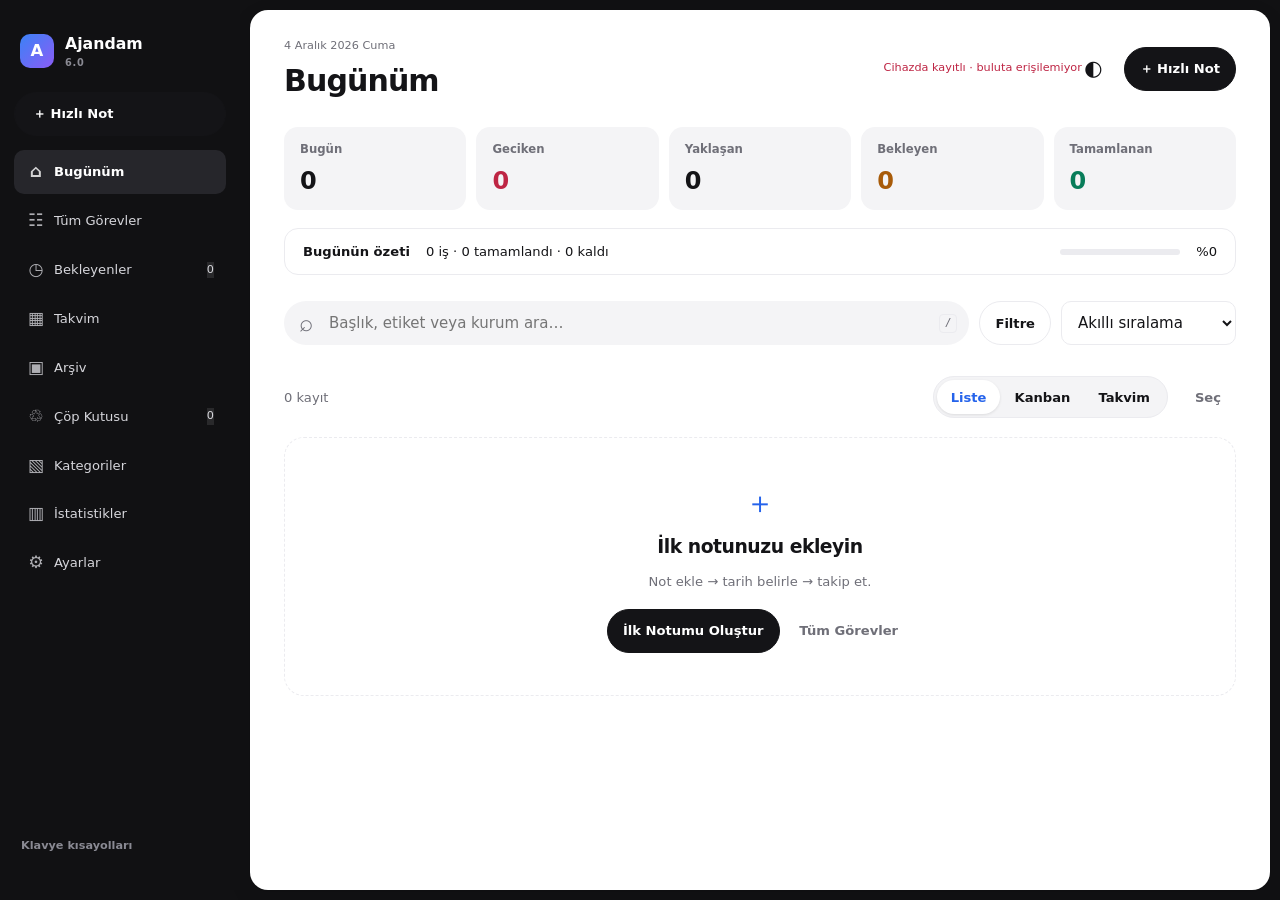
<file: index.html>
<!doctype html><html lang="tr"><head>
<meta charset="utf-8"><meta name="viewport" content="width=device-width,initial-scale=1,viewport-fit=cover"><meta name="theme-color" content="#111113"><meta name="description" content="Notlarınız, görevleriniz ve hatırlatmalarınız tek yerde."><title>Ajandam</title>
<link rel="manifest" href="./manifest.json"><link rel="icon" href="./icons/icon-192.png"><link rel="apple-touch-icon" href="./icons/icon-192.png"><link rel="stylesheet" href="./styles.css?v=6.0.0"><script src="./core.js?v=6.0.0" defer></script><script src="./cloud-config.js?v=6.0.0" defer></script><script src="./google-config.js?v=6.0.0" defer></script><script src="./google.js?v=6.0.0" defer></script><script src="./app.js?v=6.0.0" defer></script>
</head><body>
<a class="skip-link" href="#workspace">İçeriğe geç</a><div class="app-shell">
<aside class="sidebar" aria-label="Ana menü"><a class="brand" href="#" data-nav="today"><span class="brand-mark">A</span><span>Ajandam <b>6.0</b></span></a><button class="primary add-sidebar" data-action="add">＋ Hızlı Not</button><nav id="desktop-nav"></nav><div class="sidebar-foot"><button class="ghost" data-action="shortcuts">Klavye kısayolları</button></div></aside>
<main id="workspace" tabindex="-1"><header class="topbar"><div><p class="eyebrow" id="current-date"></p><h1 id="page-title">Bugünüm</h1></div><div class="top-actions"><span class="sync-pill" id="sync-status" role="status">Yerel kayıtlar</span><button class="sync-pill google-pill" id="google-status" data-action="g-status" hidden>Google Takvim</button><button class="icon-btn" data-action="theme" aria-label="Temayı değiştir">◐</button><button class="primary desktop-add" data-action="add">＋ Hızlı Not</button></div></header><div id="storage-warning" class="notice" hidden></div><section id="dashboard" class="dashboard" aria-label="Görev özeti"></section><section id="daily-summary" class="daily-summary"></section>
<section id="tools" class="tools" aria-label="Arama ve filtreleme"><div class="search-row"><div class="search-box"><span aria-hidden="true">⌕</span><input id="search" type="search" aria-label="Notlarda ara" placeholder="Başlık, etiket veya kurum ara…" autocomplete="off"><kbd>/</kbd></div><button id="filter-toggle" class="secondary" data-action="filters" aria-expanded="false">Filtre</button><select id="sort" aria-label="Sıralama"><option value="smart">Akıllı sıralama</option><option value="newest">Son eklenen</option><option value="oldest">En eski</option><option value="date">Son tarihi yakın</option><option value="priority">Öncelik</option><option value="alpha">Alfabetik</option></select></div><div id="filter-panel" class="filter-panel" hidden></div><div id="filter-chips" class="filter-chips"></div><div class="list-toolbar"><span id="result-count"></span><div class="view-tabs" role="group" aria-label="Görünüm"><button data-view="list" aria-pressed="true">Liste</button><button data-view="kanban" aria-pressed="false">Kanban</button><button data-view="calendar" aria-pressed="false">Takvim</button></div><button class="ghost" data-action="select-mode" id="select-mode">Seç</button></div></section>
<section id="bulk-bar" class="bulk-bar" aria-label="Toplu işlemler" hidden></section><div id="content" aria-live="polite"><div class="skeleton"></div></div></main><aside id="agenda" class="agenda" aria-label="Gündem"></aside></div>
<nav class="mobile-nav" aria-label="Mobil menü"><button data-nav="today"><span aria-hidden="true">⌂</span>Bugün</button><button data-nav="all"><span aria-hidden="true">☷</span>Görevler</button><button data-action="add" class="mobile-add" aria-label="Hızlı not ekle"><span aria-hidden="true">＋</span>Ekle</button><button data-nav="calendar"><span aria-hidden="true">▦</span>Takvim</button><button data-nav="settings"><span aria-hidden="true">⚙</span>Ayarlar</button></nav>
<dialog id="editor" class="editor"><form id="note-form"><div class="dialog-head"><div><p class="eyebrow" id="editor-mode">HIZLI NOT</p><h2 id="editor-title">Yeni not</h2></div><button type="button" class="icon-btn" data-action="close-editor" aria-label="Pencereyi kapat">×</button></div><div class="dialog-body"><input type="hidden" id="note-id"><label>Başlık *<input id="note-title" required maxlength="500" placeholder="Ne yapmak istiyorsunuz?" autocomplete="off"></label><label for="note-content">Açıklama</label><button type="button" class="voice ghost" data-action="voice" id="voice-button" aria-label="Sesli yaz">Sesli Yaz</button><textarea id="note-content" rows="3" placeholder="İsterseniz bir açıklama ekleyin…"></textarea><div class="form-grid"><label>Son tarih<input id="note-due" type="date"></label><label>Öncelik<select id="note-priority"></select></label></div><button type="button" class="expand-btn" data-action="expand" id="expand-button" aria-expanded="false">Daha Fazla</button><div id="advanced-fields" hidden>
<div class="form-grid"><label>Kategori<select id="note-category"></select></label><label>Durum<select id="note-status"></select></label><label>Başlangıç tarihi<input id="note-start" type="date"></label><label>Etiketler<input id="note-tags" placeholder="Tarsus, Rapor, MEGSİS"></label></div>
<fieldset id="waiting-fields" hidden><legend>Bekleme bilgileri</legend><label>Kimden / Kurumdan bekleniyor?<input id="note-waiting-for" placeholder="Örneğin Tarsus Birimi"></label><div class="form-grid"><label>Bekleme başlangıcı<input type="date" id="note-waiting-since"></label><label>Kontrol tarihi<input type="date" id="note-check"></label></div><label>Bekleme açıklaması<textarea id="note-waiting-note" rows="2"></textarea></label></fieldset>
<fieldset><legend>Hatırlatma</legend><label>Hazır zaman<select id="reminder-preset"><option value="">Özel tarih / hatırlatma yok</option><option value="10">10 dakika sonra</option><option value="30">30 dakika sonra</option><option value="60">1 saat sonra</option><option value="today17">Bugün 17:00</option><option value="tomorrow9">Yarın 09:00</option><option value="3days">3 gün sonra</option><option value="week">1 hafta sonra</option></select></label><label>Hatırlatma tarihi / saat<input type="datetime-local" id="note-alarm"></label><p class="helper">Sayfa açıkken veya yeniden açıldığında hatırlatır. Kapalı tarayıcıda zamanında bildirim garanti edilmez.</p></fieldset>
<fieldset><legend>Tekrarlama</legend><label>Tekrar<select id="note-repeat"><option value="none">Yok</option><option value="daily">Her gün</option><option value="weekdays">Hafta içi</option><option value="weekly">Her hafta</option><option value="monthly">Her ay</option><option value="yearly">Her yıl</option><option value="custom">Özel</option></select></label><div id="repeat-custom" class="form-grid" hidden><label>Her kaç<input type="number" id="note-repeat-every" min="1" max="366" value="1"></label><label>Birim<select id="note-repeat-unit"><option value="days">Gün</option><option value="weeks">Hafta</option><option value="months">Ay</option></select></label></div><div id="repeat-days" class="weekday-picker" hidden></div><p class="helper">Tamamlandığında sıradaki tarih için yeni kayıt oluşturulur.</p></fieldset>
<fieldset><legend>Alt görevler</legend><div id="editor-subtasks"></div><div class="inline-form"><input id="subtask-input" placeholder="Alt görev yazın" aria-label="Yeni alt görev"><button class="secondary" type="button" data-action="add-subtask">Ekle</button></div></fieldset><label>Ek notlar<textarea id="note-notes" rows="2"></textarea></label><label>Bağlantılar<input id="note-links" placeholder="https://… (birden fazla adres için virgül)"></label><label>Dosya ekle<input id="note-files" type="file" multiple></label><p class="helper">Dosyalar bu tarayıcıda ve yedekte saklanır. En fazla 2 MB / dosya.</p><div id="editor-files"></div></div><p id="draft-status" class="helper" role="status"></p></div><div class="dialog-foot"><button class="ghost" type="button" data-action="discard-draft">Taslağı sil</button><button class="secondary" type="button" data-action="close-editor">Kapat</button><button class="primary" type="submit">Kaydet</button></div></form></dialog>
<dialog id="details" class="detail-dialog"><div id="detail-content"></div></dialog><dialog id="confirmation" class="small-dialog"><form method="dialog"><div class="dialog-head"><h2 id="confirm-title"></h2></div><div class="dialog-body" id="confirm-body"></div><div class="dialog-foot" id="confirm-buttons"></div></form></dialog>
<dialog id="alarm-dialog" class="small-dialog"><div class="dialog-head"><h2>Hatırlatma zamanı</h2><button class="icon-btn" data-action="dismiss-alarm" aria-label="Alarmı kapat">×</button></div><div class="dialog-body"><p id="alarm-title"></p><div class="alarm-actions"><button class="primary" data-action="alarm-complete">Tamamlandı</button><button class="secondary" data-action="alarm-snooze" data-minutes="10">10 dk ertele</button><button class="secondary" data-action="alarm-snooze" data-minutes="60">1 saat ertele</button><button class="secondary" data-action="alarm-snooze" data-minutes="tomorrow">Yarına ertele</button></div></div></dialog>
<div id="toast" class="toast" role="status" hidden><span id="toast-message"></span><button id="undo-button" hidden>Geri Al</button><button class="icon-btn" data-action="close-toast" aria-label="Bildirimi kapat">×</button></div><input id="import-file" type="file" accept=".json,application/json" hidden>
</body></html>
</file>
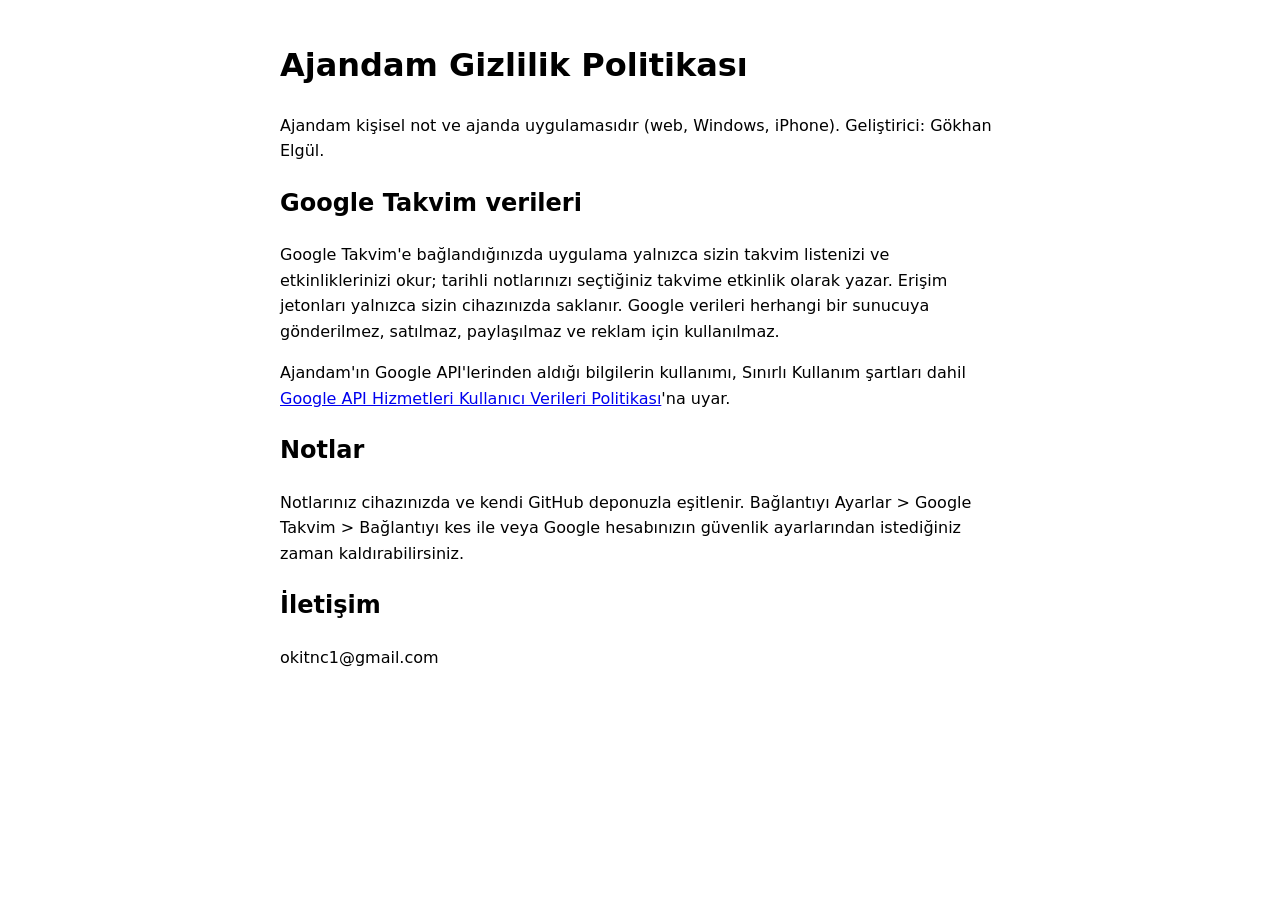
<file: gizlilik.html>
<!doctype html><html lang="tr"><meta charset="utf-8"><meta name="viewport" content="width=device-width,initial-scale=1"><title>Ajandam – Gizlilik Politikası</title>
<body style="font:16px/1.6 system-ui;max-width:720px;margin:40px auto;padding:0 20px">
<h1>Ajandam Gizlilik Politikası</h1>
<p>Ajandam kişisel not ve ajanda uygulamasıdır (web, Windows, iPhone). Geliştirici: Gökhan Elgül.</p>
<h2>Google Takvim verileri</h2>
<p>Google Takvim'e bağlandığınızda uygulama yalnızca sizin takvim listenizi ve etkinliklerinizi okur; tarihli notlarınızı seçtiğiniz takvime etkinlik olarak yazar. Erişim jetonları yalnızca sizin cihazınızda saklanır. Google verileri herhangi bir sunucuya gönderilmez, satılmaz, paylaşılmaz ve reklam için kullanılmaz.</p>
<p>Ajandam'ın Google API'lerinden aldığı bilgilerin kullanımı, Sınırlı Kullanım şartları dahil <a href="https://developers.google.com/terms/api-services-user-data-policy">Google API Hizmetleri Kullanıcı Verileri Politikası</a>'na uyar.</p>
<h2>Notlar</h2>
<p>Notlarınız cihazınızda ve kendi GitHub deponuzla eşitlenir. Bağlantıyı Ayarlar > Google Takvim > Bağlantıyı kes ile veya Google hesabınızın güvenlik ayarlarından istediğiniz zaman kaldırabilirsiniz.</p>
<h2>İletişim</h2><p>okitnc1@gmail.com</p>
</body></html>
</file>
<file: styles.css>
:root{color-scheme:light;--bg:#f3f5fa;--panel:#fff;--soft:#f7f8fc;--text:#182237;--muted:#627087;--line:#e2e7f0;--accent:#4f46e5;--accent-soft:#eef0ff;--red:#be2544;--green:#087d5a;--amber:#a85b09;font:16px/1.5 Inter,system-ui,-apple-system,'Segoe UI',sans-serif}
:root[data-theme=dark]{color-scheme:dark;--bg:#101725;--panel:#182235;--soft:#202d42;--text:#edf2fc;--muted:#afbdd3;--line:#30415c;--accent:#aaa5ff;--accent-soft:#2b2b51;--red:#ff9aae;--green:#70deb8;--amber:#ffd18c}
*{box-sizing:border-box}body{margin:0;background:var(--bg);color:var(--text)}button,input,select,textarea{font:inherit;-webkit-tap-highlight-color:transparent}button{cursor:pointer;border:0;display:inline-flex;align-items:center;justify-content:center;gap:8px;font-size:.875rem;font-weight:600;border-radius:10px;padding:10px 15px;transition:background .18s,transform .18s;color:var(--text);background:none;min-height:44px}button:hover{background:var(--soft)}button:disabled{opacity:.6;cursor:wait}button:focus-visible,a:focus-visible,input:focus-visible,select:focus-visible,textarea:focus-visible,[tabindex]:focus-visible{outline:3px solid var(--accent);outline-offset:3px}input,select,textarea{width:100%;min-width:0;min-height:44px;border:1px solid var(--line);border-radius:10px;padding:10px 12px;background:var(--panel);color:var(--text);font-size:1rem}textarea{resize:vertical;line-height:1.6}input[type=checkbox]{width:20px;height:20px;min-height:20px;accent-color:var(--accent);flex-shrink:0}input[type=color]{padding:4px}input[type=file]{font-size:.875rem;padding:8px}a{color:var(--accent);overflow-wrap:anywhere}h1,h2,h3,p{margin:0}h1{font-size:1.85rem;letter-spacing:-.04em;line-height:1.25}h2{font-size:1.25rem;letter-spacing:-.025em}h3{font-size:1rem}p{overflow-wrap:anywhere}.helper,small{font-size:.8125rem;color:var(--muted)}.helper{margin-top:8px}.primary{background:#4f46e5;color:#fff;border:1px solid #4f46e5;box-shadow:0 4px 12px #4f46e51a}.primary:hover{background:#4338ca}.secondary{background:var(--panel);border:1px solid var(--line)}.ghost{color:var(--muted)}.danger{color:var(--red)}.icon-btn{width:44px;padding:7px;font-size:1.4rem;flex-shrink:0}.eyebrow{font-size:.75rem;font-weight:700;letter-spacing:.06em;color:var(--muted);margin-bottom:7px}.app-shell{display:grid;grid-template-columns:230px minmax(0,1fr);min-height:100dvh}.sidebar{position:sticky;top:0;height:100dvh;background:var(--panel);border-right:1px solid var(--line);padding:30px 18px;display:flex;flex-direction:column}.brand{display:flex;align-items:center;gap:11px;text-decoration:none;color:var(--text);font-size:1.15rem;font-weight:750;padding:0 6px}.brand-mark{width:40px;height:44px;display:grid;place-items:center;background:#4f46e5;color:#fff;border-radius:12px;font-size:1.5rem}.brand b{display:block;font-size:.65rem;letter-spacing:.14em;color:var(--muted)}.add-sidebar{margin:32px 0 20px;justify-content:flex-start;padding-left:18px}.sidebar nav{display:flex;flex-direction:column;gap:5px}.nav-button{width:100%;justify-content:flex-start;text-align:left;padding:12px 14px;color:var(--muted);font-weight:550}.nav-button.active{color:var(--accent);background:var(--accent-soft);font-weight:700}.nav-icon{width:22px;text-align:center;font-size:1.15rem}.nav-count{margin-left:auto;font-size:.75rem}.nav-divider{height:1px;background:var(--line);margin:12px}.sidebar-foot{margin-top:auto;color:var(--muted);font-size:.75rem;padding:24px 7px 0}.sidebar-foot .ghost{display:flex;padding:8px 0;font-size:.75rem}.topbar{display:flex;align-items:center;justify-content:space-between;gap:16px;margin-bottom:28px}.top-actions{display:flex;align-items:center;gap:8px}.sync-pill{font-size:.75rem;color:var(--muted);max-width:180px;text-align:right}.sync-pill.error{color:var(--red)}main{padding:32px 38px 80px;min-width:0;max-width:1700px;width:100%;margin:0 auto;align-self:start}.dashboard{display:grid;grid-template-columns:repeat(5,minmax(0,1fr));gap:12px;margin-bottom:18px}.stat-card{display:flex;flex-direction:column;align-items:flex-start;background:var(--panel);border:1px solid var(--line);border-radius:16px;padding:17px 20px;gap:8px;box-shadow:0 8px 28px #17254208;min-width:0}.stat-card:hover{transform:translateY(-2px);border-color:var(--accent)}.stat-card.active{border-color:var(--accent);background:var(--accent-soft)}.stat-label{font-size:.8125rem;color:var(--muted);font-weight:550}.stat-card strong{font-size:1.9rem;line-height:1.2;font-variant-numeric:tabular-nums}.stat-card.overdue strong{color:var(--red)}.stat-card.waiting strong{color:var(--amber)}.stat-card.completed strong{color:var(--green)}.daily-summary{display:flex;align-items:center;gap:16px;border:1px solid var(--line);border-radius:14px;background:var(--panel);padding:13px 18px;margin-bottom:26px;font-size:.875rem}.daily-summary .progress{max-width:120px;width:100%;margin-left:auto}.daily-summary .ghost{padding:5px 10px}.progress{height:6px;background:var(--line);border-radius:6px;overflow:hidden}.progress i{display:block;height:100%;background:var(--accent);border-radius:6px}.search-row{display:grid;grid-template-columns:minmax(140px,1fr) auto 175px;gap:10px}.search-box{position:relative;display:flex;align-items:center}.search-box>span{position:absolute;left:15px;font-size:1.6rem;color:var(--muted);pointer-events:none}.search-box input{padding-left:45px;padding-right:38px}.search-box kbd{position:absolute;right:12px;border:1px solid var(--line);border-radius:4px;font-size:.75rem;padding:0 5px;color:var(--muted)}.filter-panel{display:grid;grid-template-columns:repeat(3,minmax(0,1fr));gap:12px;padding:18px;background:var(--panel);border:1px solid var(--line);border-radius:14px;margin-top:12px}.filter-chips{display:flex;gap:8px;flex-wrap:wrap;margin-top:10px}.chip{background:var(--accent-soft);color:var(--accent);padding:4px 10px;border-radius:8px;font-size:.8125rem;min-height:36px}.list-toolbar{display:flex;align-items:center;gap:12px;margin:20px 0 18px;color:var(--muted);font-size:.875rem}.view-tabs{display:flex;background:var(--panel);border:1px solid var(--line);padding:3px;border-radius:12px;margin-left:auto}.view-tabs button{padding:6px 14px;min-height:36px}.view-tabs button[aria-pressed=true]{background:var(--accent-soft);color:var(--accent)}.section-heading{display:flex;align-items:center;gap:10px;margin:24px 0 12px}.section-heading small{background:var(--panel);border:1px solid var(--line);padding:0 7px;border-radius:6px;font-weight:700}.section-heading:first-child{margin-top:0}.task-list{display:grid;grid-template-columns:repeat(2,minmax(0,1fr));gap:12px}.task-card{background:var(--panel);border:1px solid var(--line);border-radius:16px;padding:18px;box-shadow:0 8px 28px #17254208;animation:arrive .18s ease;position:relative;min-width:0}.task-card:hover{border-color:#bac4d8}.task-card.overdue{border-left:3px solid var(--red)}.task-card.pinned{border-top:2px solid var(--accent)}.task-top{display:flex;align-items:flex-start;gap:10px}.complete-circle{padding:0;width:24px;min-height:24px;flex-shrink:0;border:1.5px solid var(--line);border-radius:50%;font-size:.875rem;margin-top:2px}.complete-circle.done{background:var(--green);color:var(--panel);border-color:var(--green)}.task-title{padding:0;min-height:28px;font-size:1rem;font-weight:650;text-align:left;line-height:1.45;overflow-wrap:anywhere;flex:1;display:block;border-radius:3px}.task-title:hover{background:none;color:var(--accent)}.task-card.done .task-title{text-decoration:line-through;color:var(--muted)}.task-desc{color:var(--muted);font-size:.875rem;display:-webkit-box;-webkit-line-clamp:2;-webkit-box-orient:vertical;overflow:hidden;margin:8px 0 10px}.task-meta{display:flex;flex-wrap:wrap;gap:6px;margin:12px 0}.badge{padding:3px 8px;border-radius:6px;background:var(--soft);font-size:.75rem;font-weight:600;color:var(--muted);max-width:100%;overflow-wrap:anywhere}.badge.urgent,.badge.overdue{background:color-mix(in srgb,var(--red) 10%,var(--panel));color:var(--red)}.badge.high,.badge.today{background:color-mix(in srgb,var(--amber) 10%,var(--panel));color:var(--amber)}.badge.done{color:var(--green)}.task-progress{display:flex;align-items:center;gap:10px;margin-top:8px;font-size:.75rem;color:var(--muted)}.task-progress .progress{flex:1}.task-bottom{display:flex;align-items:center;justify-content:space-between;border-top:1px solid var(--line);padding-top:10px;margin-top:12px;gap:10px}.task-date{font-size:.875rem;color:var(--muted)}.task-date.overdue{color:var(--red)}.card-actions{display:flex;gap:1px;margin-left:auto}.card-actions button{padding:3px;width:36px;min-height:36px;font-size:1rem}.card-menu{position:absolute;right:12px;bottom:55px;z-index:5;background:var(--panel);border:1px solid var(--line);box-shadow:0 10px 40px #0002;min-width:145px;padding:5px;border-radius:10px}.card-menu button{display:flex;width:100%;justify-content:flex-start}.waiting-line{font-size:.875rem;color:var(--muted);margin:8px 0}.tag-btn{min-height:30px;padding:3px 6px;font-size:.75rem;color:var(--accent)}.empty{border:1px dashed var(--line);border-radius:20px;text-align:center;padding:42px 18px;background:var(--panel)}.empty-symbol{font-size:2rem;color:var(--accent);margin-bottom:8px}.empty p{margin:10px auto 18px;color:var(--muted);max-width:420px;font-size:.875rem}.empty.compact{padding:20px}.empty.compact p{margin:5px}.kanban{display:grid;grid-template-columns:repeat(4,minmax(0,1fr));gap:12px;align-items:start}.kanban-column{background:var(--soft);border:1px solid var(--line);border-radius:16px;padding:10px;min-height:260px}.kanban-column h3{padding:8px 4px 15px;font-size:.875rem}.kanban-column .task-card{padding:12px;margin-bottom:10px;box-shadow:none}.kanban-column .task-bottom{flex-wrap:wrap}.kanban-column.drag-over{background:var(--accent-soft);border-color:var(--accent)}.kanban-column select{font-size:.8125rem;margin-top:8px;padding:7px}.calendar{background:var(--panel);border:1px solid var(--line);border-radius:18px;overflow:hidden}.calendar-head{display:flex;align-items:center;justify-content:space-between;padding:16px;gap:8px}.calendar-controls{display:flex;gap:4px}.calendar-grid{display:grid;grid-template-columns:repeat(7,minmax(0,1fr))}.calendar-weekday{text-align:center;background:var(--soft);font-size:.75rem;padding:8px 1px;color:var(--muted)}.calendar-day{display:block;border-radius:0;padding:8px;border-top:1px solid var(--line);border-right:1px solid var(--line);min-height:110px;min-width:0;text-align:left;font-size:.8125rem;overflow:hidden}.calendar-day:nth-child(7n){border-right:0}.calendar-day.other{color:var(--muted);background:var(--soft)}.calendar-day.today .day-num{background:#4f46e5;color:#fff}.calendar-day.selected{background:var(--accent-soft)}.day-num{display:grid;place-items:center;width:26px;height:26px;border-radius:8px}.calendar-event{display:block;background:var(--accent-soft);color:var(--accent);font-size:.75rem;white-space:nowrap;overflow:hidden;text-overflow:ellipsis;padding:2px 4px;border-radius:4px;margin-top:4px}.calendar-selected{margin-top:20px}.bulk-bar{display:flex;align-items:center;gap:6px;flex-wrap:wrap;background:var(--accent-soft);border:1px solid var(--line);border-radius:12px;padding:10px;margin-bottom:16px}.bulk-bar button{padding:7px 10px}.bulk-bar strong{font-size:.875rem;margin-right:8px}label{display:block;font-size:.875rem;font-weight:550}label input,label select,label textarea{display:block;margin-top:6px}fieldset{min-width:0;margin:18px 0;padding:15px;border:1px solid var(--line);border-radius:12px}legend{font-size:.875rem;font-weight:650;padding:0 5px}.form-grid{display:grid;grid-template-columns:repeat(2,minmax(0,1fr));gap:14px;margin:16px 0}.dialog-body>label{margin-bottom:16px}dialog{background:var(--panel);color:var(--text);border:1px solid var(--line);padding:0;border-radius:20px;box-shadow:0 20px 80px #10172540;max-height:90dvh;width:min(600px,calc(100% - 28px));overflow:hidden}dialog::backdrop{background:#10172590;backdrop-filter:blur(3px)}dialog[open]{animation:arrive .2s ease}.editor form{display:flex;flex-direction:column;max-height:90dvh}.dialog-head{display:flex;align-items:center;justify-content:space-between;padding:22px 24px;border-bottom:1px solid var(--line);gap:12px;flex-shrink:0}.dialog-body{padding:22px 24px;overflow-y:auto;min-height:0}.dialog-foot{padding:14px 24px;border-top:1px solid var(--line);display:flex;justify-content:flex-end;gap:8px;flex-shrink:0;background:var(--soft);flex-wrap:wrap}.dialog-foot .ghost{margin-right:auto;padding-left:0}.voice{float:right;padding:0 8px;min-height:30px;margin-top:-5px;font-size:.75rem}.voice.listening{color:var(--red);animation:pulse 1s infinite}.expand-btn{width:100%;border:1px dashed var(--line);color:var(--accent);margin:6px 0 12px}.inline-form{display:flex;gap:8px;margin-top:10px}.inline-form input{flex:1;min-width:0}.subtask-row{display:flex;align-items:center;gap:10px;font-size:.875rem;margin:8px 0;min-width:0}.subtask-row label{display:flex;align-items:center;gap:10px;flex:1;min-width:0}.subtask-row span{overflow-wrap:anywhere}.subtask-row input[type=checkbox]{margin:0}.subtask-row button{min-height:36px;width:36px;padding:4px}.file-row{display:flex;gap:8px;align-items:center;justify-content:space-between;font-size:.8125rem}.file-row span{overflow-wrap:anywhere}.detail-dialog{position:fixed;inset:0 0 0 auto;margin:0;height:100dvh;max-height:100dvh;width:min(480px,100%);border-radius:18px 0 0 18px}.detail-dialog #detail-content{height:100%;display:flex;flex-direction:column}.detail-dialog .dialog-body{flex:1}.detail-description{white-space:pre-wrap;line-height:1.7;margin:14px 0}.detail-grid{display:grid;grid-template-columns:repeat(2,minmax(0,1fr));gap:12px;margin-top:18px}.detail-section{border-top:1px solid var(--line);padding-top:20px;margin-top:20px}.detail-section h3{margin-bottom:10px}.small-dialog{max-width:450px}.small-dialog form{max-height:90dvh;overflow:auto}.alarm-actions{display:grid;grid-template-columns:1fr 1fr;gap:10px;margin-top:20px}#alarm-title{font-size:1.25rem;font-weight:650}.toast{position:fixed;bottom:26px;left:50%;transform:translateX(-50%);z-index:100;background:var(--text);color:var(--panel);padding:10px 10px 10px 18px;border-radius:14px;box-shadow:0 12px 38px #0002;display:flex;align-items:center;gap:12px;width:max-content;max-width:calc(100% - 24px);font-size:.875rem}.toast button{color:inherit;white-space:nowrap;padding:7px;min-height:36px}.toast #undo-button{color:#a7bdff;text-decoration:underline}.notice{padding:14px;background:var(--accent-soft);border:1px solid var(--line);border-radius:10px;margin-bottom:16px;font-size:.875rem}.settings-grid{display:grid;grid-template-columns:repeat(2,minmax(0,1fr));gap:18px}.settings-card{background:var(--panel);border:1px solid var(--line);border-radius:16px;padding:22px;min-width:0}.settings-card h2{margin-bottom:14px}.settings-card p{font-size:.875rem;color:var(--muted);margin-bottom:14px}.settings-card label{margin:12px 0}.button-row{display:flex;gap:8px;flex-wrap:wrap}.check-label{display:flex;align-items:center;gap:10px}.check-label input{margin:0}.category-row{display:flex;gap:10px;align-items:center;flex-wrap:wrap;padding:13px 0;border-bottom:1px solid var(--line)}.cat-icon{background:var(--soft);padding:6px;border-radius:8px;min-width:36px;text-align:center}.category-row strong{flex:1;min-width:80px;font-size:.875rem}.category-editor{display:grid;grid-template-columns:2fr 1fr 1fr;gap:8px}.stats-row{display:grid;grid-template-columns:repeat(3,minmax(0,1fr));gap:16px;margin-bottom:22px}.metric{background:var(--panel);border:1px solid var(--line);padding:22px;border-radius:16px}.metric strong{font-size:2rem;display:block}.metric span{font-size:.875rem;color:var(--muted)}.stat-day{display:grid;grid-template-columns:110px 1fr 90px;align-items:center;gap:12px;margin:14px 0;font-size:.875rem}.stat-day .progress{height:10px}.weekday-picker{display:flex;gap:6px;flex-wrap:wrap;margin-top:14px}.weekday-picker label{display:flex;align-items:center;gap:4px;font-size:.8125rem}.weekday-picker input{margin:0}.mobile-nav{display:none}.skip-link{position:fixed;top:-100px;left:12px;background:var(--panel);padding:12px;z-index:200}.skip-link:focus{top:12px}.skeleton{height:120px;background:var(--line);border-radius:16px;margin:12px 0;animation:pulse 1s infinite}.load-more{display:block;margin:20px auto}.sr-only{position:absolute;width:1px;height:1px;padding:0;margin:-1px;overflow:hidden;clip:rect(0,0,0,0);white-space:nowrap;border:0}[hidden]{display:none!important}@keyframes arrive{from{opacity:.2;transform:translateY(5px)}to{opacity:1;transform:translateY(0)}}@keyframes pulse{50%{opacity:.5}}@media(prefers-reduced-motion:reduce){*{animation:none!important;transition:none!important}}
@media(min-width:1550px){.task-list{grid-template-columns:repeat(3,minmax(0,1fr))}}
@media(max-width:1150px){main{padding:28px 24px 70px}.app-shell{grid-template-columns:205px minmax(0,1fr)}.dashboard{gap:8px}.stat-card{padding:15px}.desktop-add{display:none}.kanban{grid-template-columns:repeat(2,minmax(0,1fr))}.task-list{grid-template-columns:1fr}}
@media(max-width:760px){.app-shell{display:block}.sidebar{display:none}main{padding:22px 16px 110px}.topbar{margin-bottom:22px;align-items:flex-start;gap:8px}h1{font-size:1.65rem}.top-actions{gap:0;max-width:150px}.sync-pill{font-size:.75rem;max-width:110px}.dashboard{grid-template-columns:repeat(5,125px);overflow-x:auto;padding-bottom:6px;scrollbar-width:thin;gap:9px;margin-bottom:14px}.stat-card{padding:14px 16px}.stat-card strong{font-size:1.7rem}.daily-summary{gap:9px;flex-wrap:wrap;padding:12px;font-size:.8125rem;margin-bottom:20px}.daily-summary .progress{max-width:80px}.daily-summary .ghost{width:100%;padding:4px;min-height:36px}.search-row{grid-template-columns:minmax(0,1fr) auto}.search-row #sort{grid-column:1 / -1;min-height:44px;font-size:.875rem}.search-box kbd{display:none}.list-toolbar{gap:6px;margin:16px 0}.view-tabs button{padding:5px 9px;min-height:44px}.list-toolbar>span{font-size:.75rem;max-width:100px}.list-toolbar>.ghost{padding:6px}.filter-panel{grid-template-columns:repeat(2,minmax(0,1fr));padding:12px}.task-list{grid-template-columns:1fr}.task-card{padding:16px}.task-bottom{gap:6px}.card-actions button{width:44px;min-height:44px}.complete-circle{width:44px;min-height:44px}.task-date{font-size:.8125rem}.kanban{grid-template-columns:1fr}.kanban-column{min-height:100px}.kanban-column .task-card{padding:15px}.calendar-head{padding:10px;flex-wrap:wrap}.calendar-head h2{font-size:1rem}.calendar-day{padding:3px;min-height:80px;font-size:.75rem}.calendar-event{font-size:.75rem;padding:2px}.day-num{width:24px;height:24px}.calendar-weekday{font-size:.75rem}.mobile-nav{position:fixed;bottom:0;left:0;right:0;display:grid;grid-template-columns:repeat(5,minmax(0,1fr));background:var(--panel);border-top:1px solid var(--line);padding:6px 5px calc(6px + env(safe-area-inset-bottom));z-index:20;box-shadow:0 -4px 20px #10172508}.mobile-nav button{display:flex;flex-direction:column;gap:0;padding:4px 2px;font-size:.75rem;color:var(--muted);min-width:0;min-height:52px}.mobile-nav button span{font-size:1.45rem;line-height:1.15}.mobile-nav button.active{color:var(--accent);background:var(--accent-soft)}.mobile-nav .mobile-add{color:#fff;background:#4f46e5;margin:-16px 3px 2px;min-height:65px;border-radius:15px;box-shadow:0 5px 12px #4f46e52a}.settings-grid{grid-template-columns:1fr}.settings-card{padding:18px}.stats-row{gap:8px}.metric{padding:12px}.metric strong{font-size:1.5rem}.metric span{font-size:.75rem}.stat-day{grid-template-columns:76px 1fr 80px;gap:8px;font-size:.75rem}.toast{bottom:88px;gap:6px;font-size:.8125rem;padding-left:12px}.detail-dialog{border-radius:0}.dialog-body{padding:18px}.dialog-head{padding:16px 18px}.dialog-foot{padding:12px 16px;gap:6px}.dialog-foot button{padding:8px 10px}.dialog-foot .ghost{font-size:.75rem}.form-grid,.detail-grid{gap:10px}.category-editor{grid-template-columns:1fr 80px}.category-editor select{grid-column:1 / -1}.alarm-actions{grid-template-columns:1fr}.chip,.tag-btn,.subtask-row button{min-height:44px}}
@media(max-width:360px){main{padding-left:12px;padding-right:12px}.view-tabs button{padding:5px 7px;font-size:.8125rem}.task-bottom{flex-wrap:wrap}.filter-panel,.form-grid,.detail-grid{grid-template-columns:1fr}.dialog-foot .ghost{width:100%;justify-content:flex-start}.calendar-event{display:none}.calendar-day{min-height:58px}.calendar-day[data-count]:after{content:attr(data-count);display:block;text-align:center;color:var(--accent);font-size:.75rem}}

.download-link{color:#bdceff;white-space:nowrap;min-height:44px;display:inline-flex;align-items:center;text-decoration:underline;font-size:.875rem;padding:8px}

/* Pending work stays readable directly on every task card. */
.task-list{align-items:start}.card-subtasks{margin-top:14px;padding-top:12px;border-top:1px solid var(--line)}.card-subtasks h3{display:flex;align-items:center;gap:8px;font-size:.8125rem;color:var(--muted)}.card-subtasks h3 span{padding:1px 7px;border-radius:6px;background:var(--soft);font-variant-numeric:tabular-nums}.card-subtasks ul{list-style:none;padding:0;margin:6px 0 0}.card-subtasks label{display:flex;align-items:flex-start;gap:10px;min-height:44px;padding:9px 0;font-size:.875rem;font-weight:400;line-height:1.6;cursor:pointer}.card-subtasks input[type=checkbox]{margin:2px 0 0}.card-subtasks label span{min-width:0;overflow-wrap:anywhere;white-space:pre-wrap}.waiting-note{white-space:pre-wrap}

.card-subtasks li,.subtask-drag-ghost{display:flex;align-items:flex-start;gap:8px}.card-subtasks label,.subtask-drag-ghost label{flex:1;min-width:0}.subtask-drag-handle{flex-shrink:0;width:36px;min-height:44px;padding:0;color:var(--muted);font-size:1.5rem;cursor:grab;touch-action:none;user-select:none}.subtask-drag-handle:hover{background:var(--accent-soft);color:var(--accent)}.subtask-dragging{opacity:.3;outline:1px dashed var(--accent);border-radius:8px}.subtask-drag-ghost{position:fixed;z-index:1000;pointer-events:none;list-style:none;background:var(--panel);color:var(--text);border:1px solid var(--accent);border-radius:10px;box-shadow:0 10px 30px #0003;padding:0 8px;user-select:none}.subtask-drag-ghost label{display:flex;align-items:flex-start;gap:10px;min-height:44px;padding:9px 0;font-size:.875rem;font-weight:400;line-height:1.6}.subtask-drag-ghost label span{min-width:0;overflow-wrap:anywhere;white-space:pre-wrap}.subtask-drag-ghost input[type=checkbox]{margin:2px 0 0}.subtask-reordering,.subtask-reordering *{cursor:grabbing!important;user-select:none!important}
@media(max-width:760px){.subtask-drag-handle{width:44px}}
/* ===== v6 modern görünüm: koyu yan menü, yüzen beyaz paneller, sade satırlar ===== */
:root{--bg:#e9e9ec;--panel:#fff;--soft:#f4f4f6;--text:#141417;--muted:#6f6f78;--line:#ebebef;--accent:#2563eb;--accent-soft:#e9f0fe;--side:#111113;--side-text:#d6d6db;--side-muted:#8a8a93;--side-active:#26262b;--radius:18px;--shadow:0 1px 2px #0000000a,0 8px 30px #0000000d;font:15px/1.5 Inter,-apple-system,BlinkMacSystemFont,'Segoe UI Variable','Segoe UI',system-ui,sans-serif}
:root[data-theme=dark]{--bg:#0b0b0d;--panel:#1a1a1d;--soft:#232327;--text:#f2f2f4;--muted:#a0a0aa;--line:#2b2b31;--accent:#7aa2ff;--accent-soft:#1e2a45;--side:#0b0b0d;--side-active:#1f1f23;--shadow:0 0 0 1px #ffffff0d}
body{background:var(--side)}
.app-shell{grid-template-columns:240px minmax(0,1fr) 330px;gap:10px;padding:10px 10px 10px 0;min-height:100dvh;background:var(--side)}
.sidebar{background:var(--side);border-right:0;color:var(--side-text);padding:22px 14px;height:calc(100dvh - 20px);top:10px}
.brand{color:#fff;font-weight:700;font-size:1.05rem}.brand b{color:var(--side-muted);letter-spacing:.08em}
.brand-mark{width:34px;height:34px;border-radius:10px;background:linear-gradient(135deg,#3b82f6,#8b5cf6);font-size:1.1rem}
.add-sidebar{margin:22px 0 14px;background:#ffffff14;border:1px solid #ffffff1a;color:#fff;box-shadow:none}.add-sidebar:hover{background:#ffffff24}
.nav-button{color:var(--side-text);padding:9px 12px;min-height:38px;border-radius:10px;font-weight:500}.nav-button:hover{background:#ffffff0f}
.nav-button.active{background:var(--side-active);color:#fff;font-weight:600}.nav-icon{opacity:.8;width:20px}
.nav-count{background:#ffffff1a;color:var(--side-text)}
.sidebar-foot{color:var(--side-muted)}.sidebar-foot .ghost{color:var(--side-muted)}.sidebar-foot .ghost:hover{background:none;color:#fff}
main{background:var(--panel);border-radius:var(--radius);box-shadow:var(--shadow);padding:28px 34px 70px;min-height:calc(100dvh - 20px);max-width:none}
:root[data-theme=dark] main{background:var(--panel)}
h1{font-size:2rem;letter-spacing:-.03em;font-weight:750}
.eyebrow{text-transform:none;letter-spacing:0;font-weight:500;color:var(--muted)}
.primary{background:var(--text);border-color:var(--text);color:var(--panel);box-shadow:none;border-radius:999px}.primary:hover{background:#2c2c33}
:root[data-theme=dark] .primary{background:#f2f2f4;color:#111}:root[data-theme=dark] .primary:hover{background:#d9d9de}
.secondary{border-radius:999px}.icon-btn{border-radius:999px}
.sync-pill{border-radius:999px;font-size:.75rem}
.google-pill{min-height:30px;padding:4px 12px;background:#e8f0fe;color:#1a56db;border:0}.google-pill.error{background:#fde8e8;color:#b42318}
:root[data-theme=dark] .google-pill{background:#1e2a45;color:#9ab8ff}
.dashboard{gap:10px}.stat-card{border:0;background:var(--soft);box-shadow:none;border-radius:14px;padding:14px 16px}
.stat-card:hover{transform:none;background:var(--accent-soft)}.stat-card.active{background:var(--accent-soft);outline:2px solid var(--accent);outline-offset:-2px}
.stat-label{font-size:.78rem;color:var(--muted);font-weight:600}.stat-card strong{font-size:1.6rem}
.search-box{border-radius:999px;background:var(--soft);border-color:transparent}.search-box input{background:transparent;border:0}
.view-tabs{background:var(--soft);border-radius:999px;padding:3px}.view-tabs button{border-radius:999px;min-height:34px}
.view-tabs button[aria-pressed=true]{background:var(--panel);box-shadow:0 1px 3px #0000001a}
.task-card{border:1px solid var(--line);box-shadow:none;border-radius:14px;transition:border-color .15s,box-shadow .15s}
.task-card:hover{border-color:#d4d4da;box-shadow:0 6px 20px #0000000f}
.complete-circle{border-radius:50%;border-width:1.6px}
.badge{border-radius:999px;font-size:.72rem;padding:2px 9px}
.section-heading h2{font-size:1rem;font-weight:700}.section-heading small{background:var(--soft);border-radius:999px;padding:1px 8px}
.settings-card{border:1px solid var(--line);box-shadow:none;border-radius:16px}
dialog{border-radius:20px!important;border:0!important;box-shadow:0 30px 80px #00000040!important}
.calendar{border:0;box-shadow:none}.calendar-day{border-radius:10px}.calendar-day.today .day-num{background:var(--accent);color:#fff;border-radius:999px;padding:0 7px}
.calendar-event{border-radius:6px;font-size:.7rem}.calendar-event.google{background:#e8f0fe;color:#174ea6;border-left:3px solid #1a73e8}
:root[data-theme=dark] .calendar-event.google{background:#1e2a45;color:#c6d6ff}
/* Gündem paneli (sağ) */
.agenda{background:var(--panel);border-radius:var(--radius);box-shadow:var(--shadow);padding:22px 18px;position:sticky;top:10px;height:calc(100dvh - 20px);overflow:auto;color:var(--text)}
.agenda-head{display:flex;align-items:center;justify-content:space-between;margin-bottom:6px}.agenda-head h2{font-size:1.45rem;font-weight:750;letter-spacing:-.02em}
.agenda-new{width:100%;justify-content:flex-start;color:var(--muted);font-weight:500;padding:8px 4px;min-height:40px}
.agenda-h{font-size:.75rem;color:var(--muted);font-weight:600;margin:16px 4px 4px}
.agenda-row{display:flex;align-items:flex-start;gap:10px;padding:6px 4px;border-radius:10px}.agenda-row:hover{background:var(--soft)}
.agenda-check{width:20px;height:20px;min-height:20px;padding:0;border-radius:50%;border:1.6px solid #c4c4cc;flex-shrink:0;margin-top:2px;background:transparent}
.agenda-row.high .agenda-check{border-color:#f59e0b}.agenda-row.urgent .agenda-check{border-color:#ef4444;background:linear-gradient(90deg,#ef444433 50%,transparent 50%)}
.agenda-check:hover{border-color:var(--accent);background:var(--accent-soft)}
.agenda-main{all:unset;cursor:pointer;display:flex;flex-direction:column;gap:2px;min-width:0;flex:1}
.agenda-title{font-weight:550;font-size:.92rem;overflow:hidden;text-overflow:ellipsis;white-space:nowrap}
.agenda-meta{display:flex;gap:6px;align-items:center;font-size:.72rem;color:var(--muted);flex-wrap:wrap}.agenda-meta .late{color:#e5484d;font-weight:600}
.pill{background:color-mix(in srgb,var(--c) 14%,transparent);color:var(--c);border-radius:999px;padding:0 8px;font-weight:600}
.g-bullet{width:8px;height:8px;border-radius:50%;background:#1a73e8;margin:7px 6px 0}
.agenda-empty{padding:20px 4px}
/* Google bölümleri */
.g-section{margin-bottom:18px}.g-dot{display:inline-block;width:9px;height:9px;border-radius:50%;background:#1a73e8;margin-right:8px;vertical-align:middle}
.g-list{display:grid;gap:8px}
.g-event{display:grid;grid-template-columns:110px minmax(0,1fr) auto;gap:12px;align-items:center;background:var(--soft);border-left:4px solid var(--g,#1a73e8);border-radius:12px;padding:10px 12px}
.g-time{font-size:.8rem;font-weight:600;color:var(--muted);font-variant-numeric:tabular-nums}.g-body{display:flex;flex-direction:column;min-width:0}.g-body strong{overflow-wrap:anywhere}
.g-actions{display:flex;gap:4px;align-items:center}.g-actions .ghost{min-height:34px;padding:6px 10px}
.g-open{display:inline-grid;place-items:center;width:34px;height:34px;border-radius:999px;text-decoration:none}.g-open:hover{background:var(--panel)}
.google-card h2{display:flex;align-items:center;gap:10px}
.g-logo{display:inline-grid;place-items:center;width:30px;height:30px;border-radius:8px;background:#fff;border:1px solid #dadce0;color:#1a73e8;font-size:.8rem;font-weight:800;box-shadow:inset 0 5px 0 #1a73e8}
.g-clients{margin-top:14px;border-top:1px solid var(--line);padding-top:10px}.g-clients summary{cursor:pointer;font-weight:600;padding:6px 0}.g-clients label{margin-top:10px}.g-clients .secondary{margin-top:12px}
@media(max-width:1399px){.app-shell{grid-template-columns:240px minmax(0,1fr)}.agenda{display:none}}
@media(max-width:1150px){.app-shell{grid-template-columns:205px minmax(0,1fr)}main{padding:24px 22px 70px}}
@media(max-width:800px){.app-shell{display:block;padding:0;background:var(--bg)}body{background:var(--bg)}main{border-radius:0;box-shadow:none;min-height:100dvh;padding:18px 16px 96px}.g-event{grid-template-columns:1fr auto}.g-time{grid-column:1/-1}}
.sync-pill{white-space:nowrap}.calendar-day.other{background:var(--soft);opacity:.55}.calendar-day.selected{outline:2px solid var(--accent);outline-offset:-2px}
.mobile-add{background:var(--text)!important;color:var(--panel)!important;box-shadow:0 8px 20px #0000002e!important}
.mobile-nav button.active{color:var(--accent);background:var(--accent-soft)}
@media(max-width:760px){.topbar{flex-wrap:wrap}.top-actions{width:100%;justify-content:flex-start;gap:6px;flex-wrap:wrap}.sync-pill{font-size:.7rem}}
@media(max-width:800px){main{padding-top:calc(18px + env(safe-area-inset-top))}}
</file>
